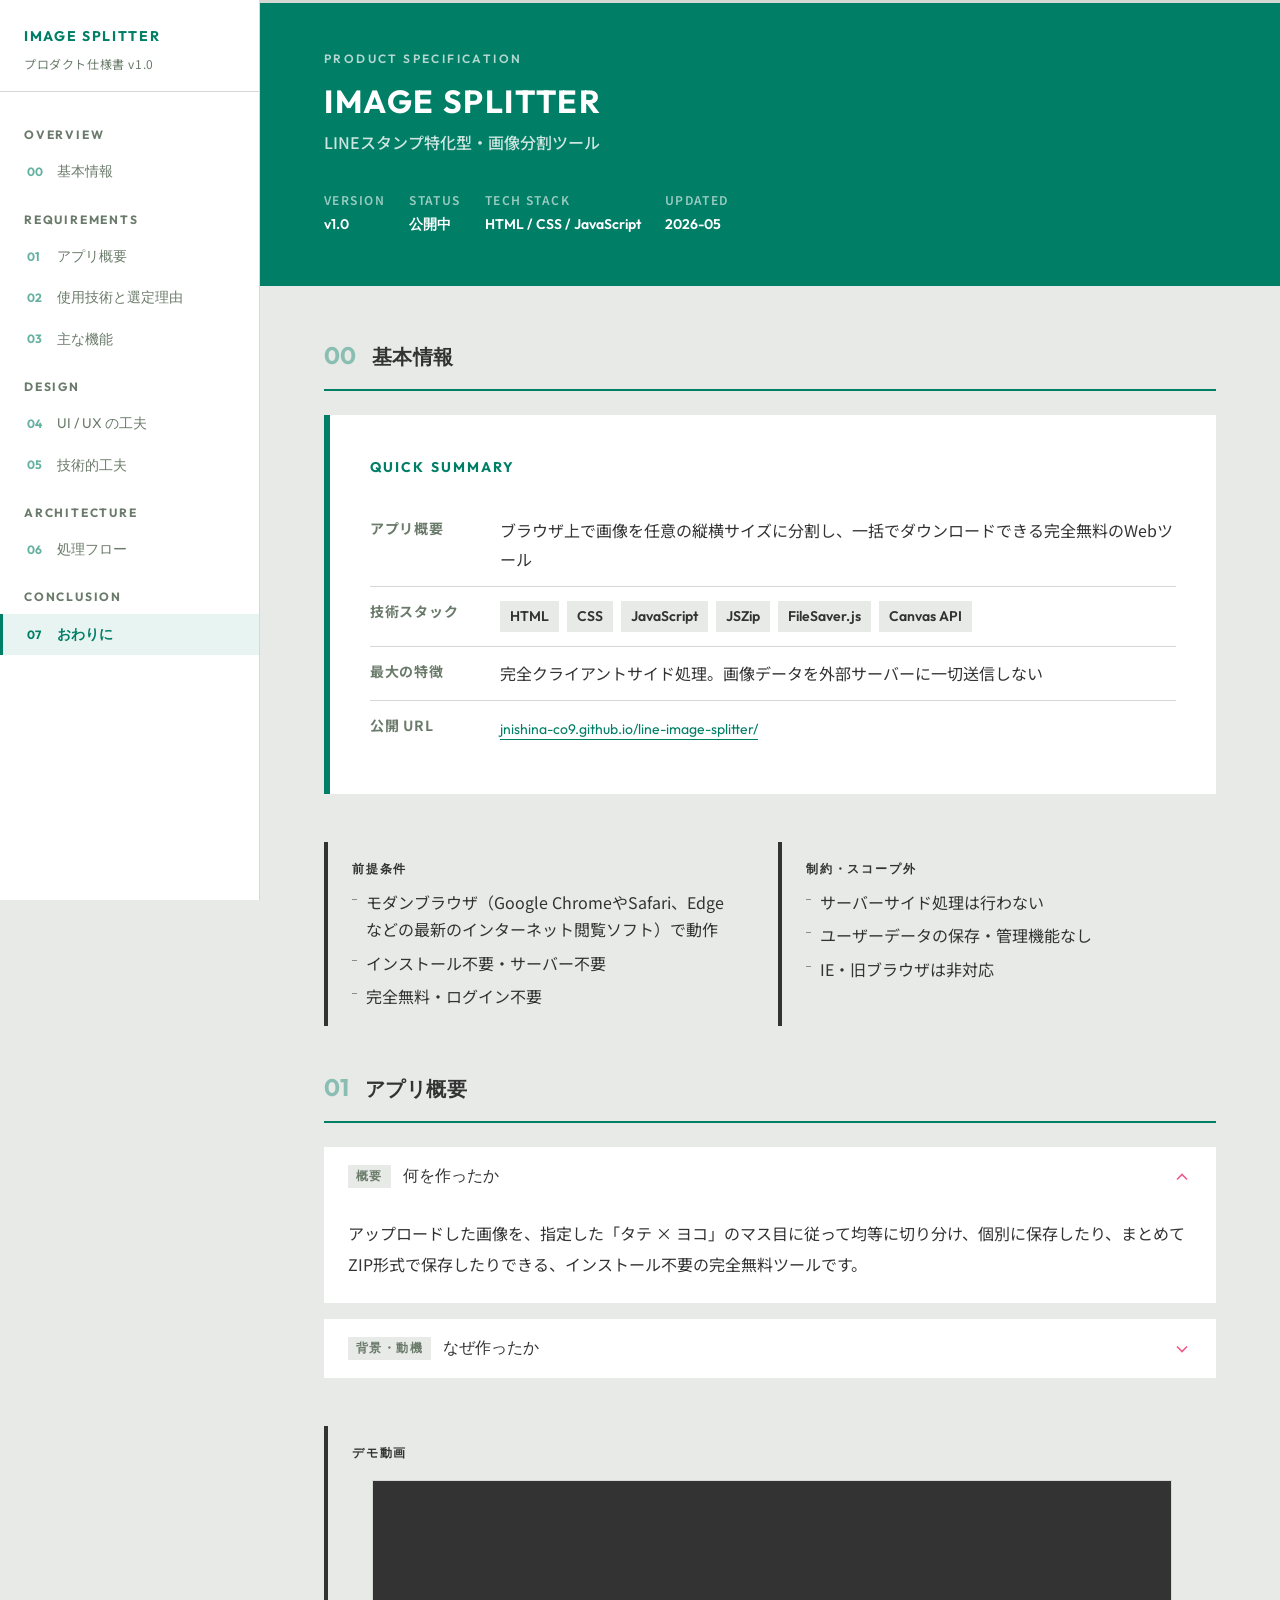
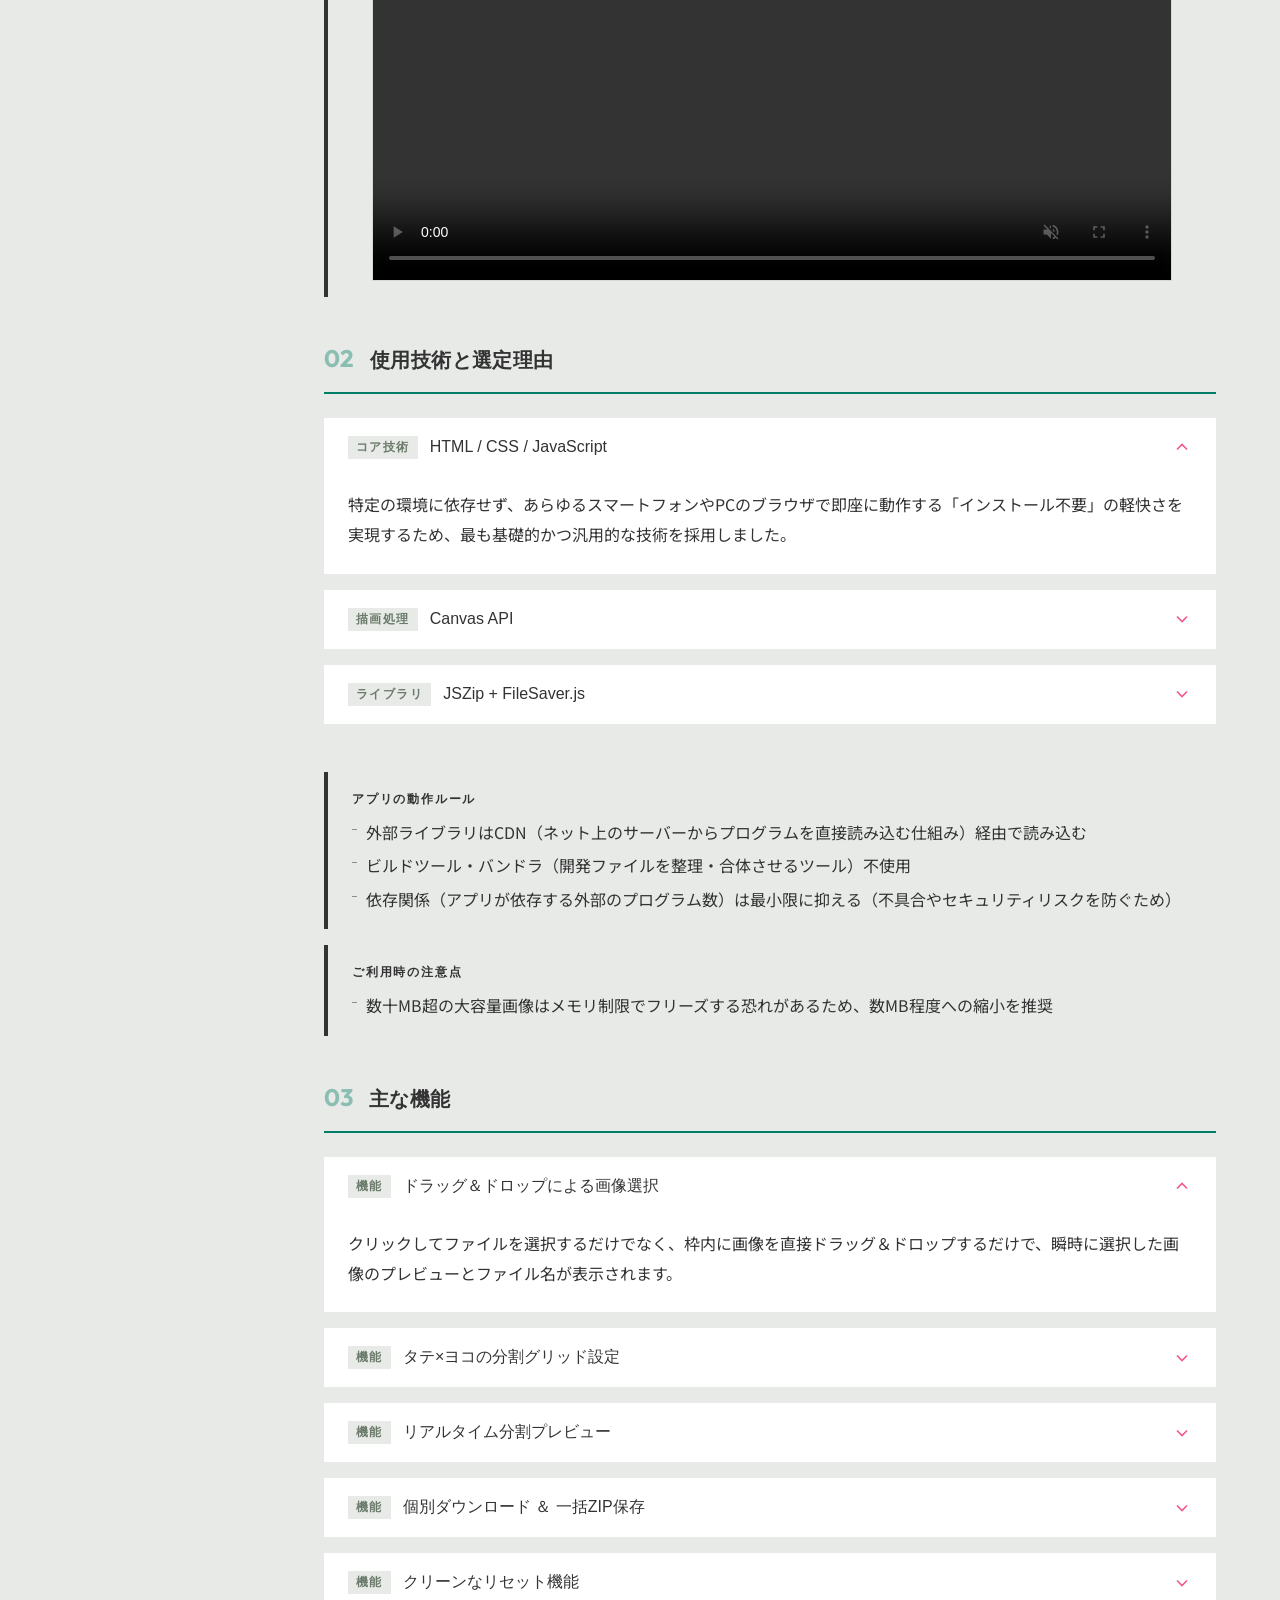
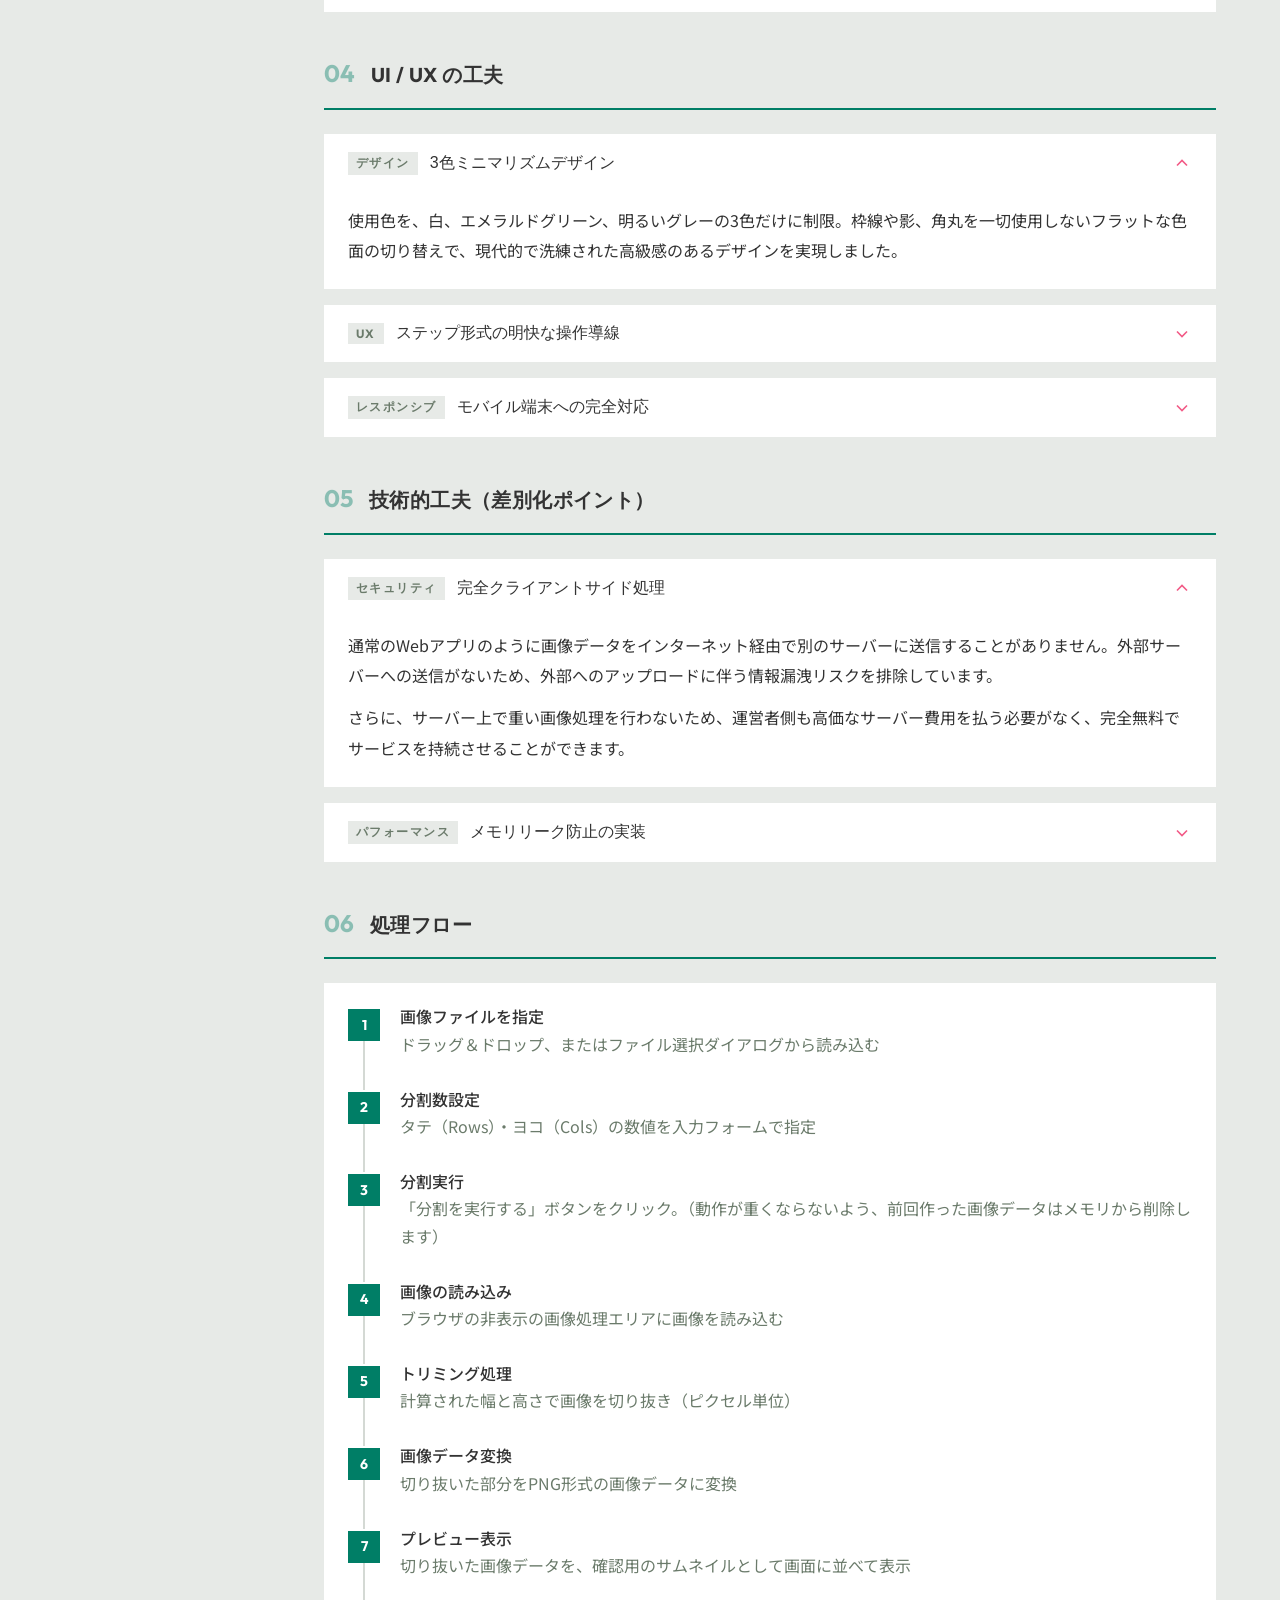
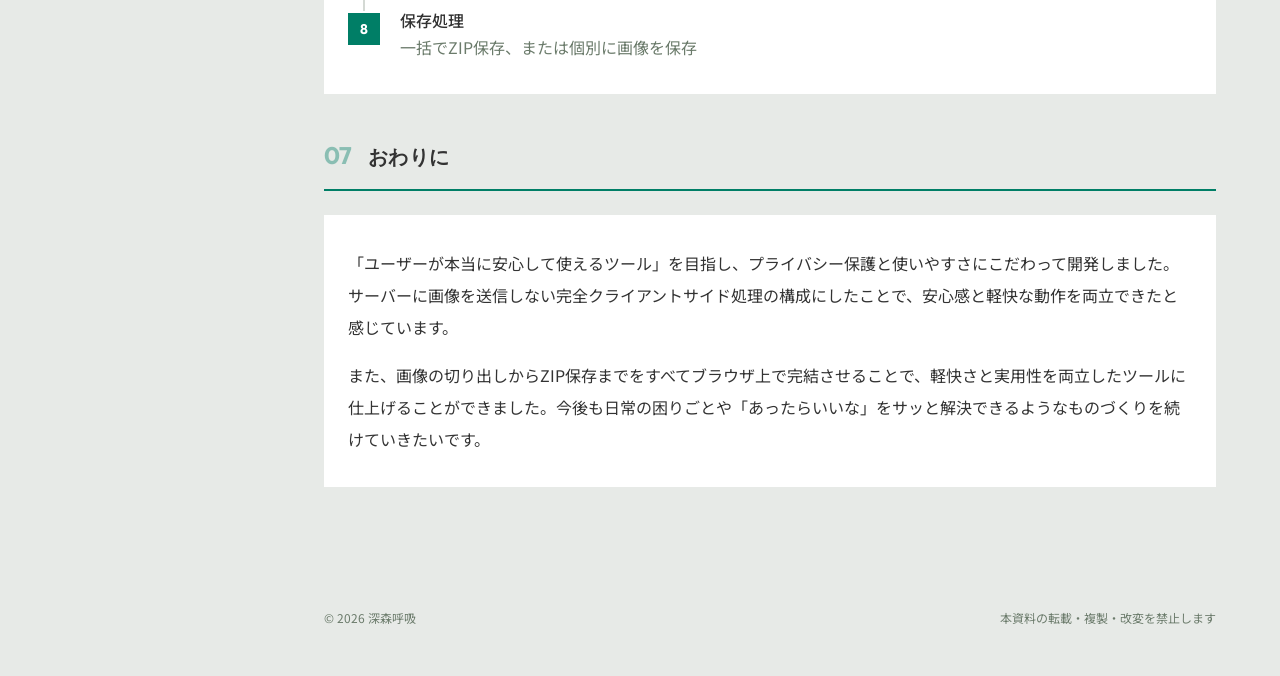
<file: spec.html>
<!DOCTYPE html>
<html lang="ja">
<head>
<meta charset="UTF-8">
<meta name="viewport" content="width=device-width, initial-scale=1.0">
<title>仕様書 | IMAGE SPLITTER</title>
<link rel="preconnect" href="https://fonts.googleapis.com">
<link rel="preconnect" href="https://fonts.gstatic.com" crossorigin>
<link href="https://fonts.googleapis.com/css2?family=Noto+Sans+JP:wght@400;500;700&family=Outfit:wght@400;600;700&display=swap" rel="stylesheet">
<style>
  /* =============================================
     RESET & BASE
  ============================================= */
  *, *::before, *::after { box-sizing: border-box; margin: 0; padding: 0; }

  :root {
    /* 4色パレット（Junko指定） */
    --color-main:    #007E66;   /* メインカラー（ダークグリーン） */
    --color-base:    #FFFFFF;   /* ベースカラー（白） */
    --color-sub:     #E7EAE7;   /* サブカラー（ライトグレーグリーン） */
    --color-accent:  #F25A86;   /* アクセントカラー（ピンク） */
    --color-text:    #333333;   /* テキストカラー */
    /* 派生色（4色から計算） */
    --color-text-sub:      #6B7B6B;   /* --color-sub を暗くした補助テキスト */
    --color-border:        #D4D9D4;   /* --color-sub を少し濃くしたボーダー */
    --color-main-light:    #E8F4F1;   /* --color-main の極薄（前提ブロック背景） */
    --color-accent-light:  #FDEEF4;   /* --color-accent の極薄（将来ブロック背景） */
    --font-base:     'Noto Sans JP', 'Segoe UI', 'Hiragino Kaku Gothic ProN', 'Hiragino Sans', 'Yu Gothic', 'Meiryo', sans-serif;
    --font-accent:   'Outfit', 'Segoe UI', -apple-system, sans-serif;
    --sidebar-width: 260px;
  }

  html { scroll-behavior: smooth; }

  body {
    font-family: var(--font-base);
    font-size: 16px;
    line-height: 1.8;
    color: var(--color-text);
    background: var(--color-sub);
    min-height: 100vh;
  }

  /* =============================================
     LAYOUT SHELL
  ============================================= */
  .layout {
    display: flex;
    min-height: 100vh;
  }

  /* =============================================
     SIDEBAR
  ============================================= */
  .sidebar {
    position: fixed;
    top: 0;
    left: 0;
    width: var(--sidebar-width);
    height: 100vh;
    background: var(--color-base);
    display: flex;
    flex-direction: column;
    overflow: hidden;
    z-index: 100;
    border-right: 1px solid var(--color-border);
  }

  .sidebar__brand {
    padding: 24px 24px 16px;
    border-bottom: 1px solid var(--color-border);
    flex-shrink: 0;
  }

  .sidebar__app-name {
    font-family: var(--font-accent);
    font-size: 14px;
    font-weight: 700;
    letter-spacing: 0.12em;
    color: var(--color-main);
    text-transform: uppercase;
    text-decoration: none;
    display: block;
  }

  .sidebar__doc-type {
    font-size: 12px;
    color: var(--color-text-sub);
    letter-spacing: 0.05em;
    margin-top: 4px;
  }

  .sidebar__nav {
    flex: 1;
    overflow-y: auto;
    padding: 16px 0 24px;
  }

  .sidebar__nav::-webkit-scrollbar { width: 4px; }
  .sidebar__nav::-webkit-scrollbar-track { background: transparent; }
  .sidebar__nav::-webkit-scrollbar-thumb { background: var(--color-border); }

  .nav__section-label {
    font-family: var(--font-accent);
    font-size: 12px;
    font-weight: 700;
    letter-spacing: 0.15em;
    color: var(--color-text-sub);
    text-transform: uppercase;
    padding: 16px 24px 6px;
  }

  .nav__item {
    display: flex;
    align-items: center;
    gap: 10px;
    padding: 8px 24px;
    font-family: var(--font-accent);
    font-size: 14px;
    color: var(--color-text-sub);
    text-decoration: none;
    cursor: pointer;
    transition: background 0.15s, color 0.15s;
    border-left: 3px solid transparent;
  }

  .nav__item:hover {
    background: var(--color-sub);
    color: var(--color-text);
  }

  .nav__item.is-active {
    background: var(--color-main-light);
    color: var(--color-main);
    border-left-color: var(--color-main);
    font-weight: 700;
  }

  .nav__item-num {
    font-family: var(--font-accent);
    font-size: 12px;
    font-weight: 700;
    color: var(--color-main);
    opacity: 0.6;
    min-width: 20px;
  }

  .nav__item.is-active .nav__item-num { opacity: 1; }



  /* =============================================
     MAIN CONTENT
  ============================================= */
  .main {
    margin-left: var(--sidebar-width);
    flex: 1;
    min-width: 0;
  }

  /* =============================================
     PAGE HEADER
  ============================================= */
  .page-header {
    background: var(--color-main);
    padding: 48px 64px;
  }

  .page-header__eyebrow {
    font-family: var(--font-accent);
    font-size: 12px;
    font-weight: 600;
    letter-spacing: 0.2em;
    color: rgba(255,255,255,0.7);
    text-transform: uppercase;
    margin-bottom: 12px;
  }

  .page-header__title {
    font-family: var(--font-accent);
    font-size: 32px;
    font-weight: 700;
    color: var(--color-base);
    letter-spacing: 0.05em;
    line-height: 1.2;
  }

  .page-header__subtitle {
    font-size: 16px;
    color: rgba(255,255,255,0.8);
    margin-top: 8px;
    font-weight: 500;
  }

  .page-header__meta {
    display: flex;
    gap: 24px;
    margin-top: 32px;
    flex-wrap: wrap;
  }

  .meta-badge {
    display: flex;
    flex-direction: column;
    gap: 2px;
  }

  .meta-badge__label {
    font-size: 12px;
    letter-spacing: 0.12em;
    color: rgba(255,255,255,0.6);
    text-transform: uppercase;
    font-weight: 600;
  }

  .meta-badge__value {
    font-family: var(--font-accent);
    font-size: 14px;
    color: var(--color-base);
    font-weight: 600;
  }

  /* =============================================
     CONTENT AREA
  ============================================= */
  .content {
    padding: 48px 64px;
  }

  /* =============================================
     APP CARD (Section 0)
  ============================================= */
  .app-card {
    background: var(--color-base);
    padding: 40px;
    margin-bottom: 48px;
    border-left: 6px solid var(--color-main);
  }

  .app-card__title {
    font-family: var(--font-accent);
    font-size: 14px;
    font-weight: 700;
    letter-spacing: 0.15em;
    color: var(--color-main);
    text-transform: uppercase;
    margin-bottom: 24px;
  }

  .app-card__table {
    width: 100%;
    border-collapse: collapse;
  }

  .app-card__table tr {
    border-bottom: 1px solid var(--color-border);
  }

  .app-card__table tr:last-child { border-bottom: none; }

  .app-card__table th {
    font-size: 14px;
    font-weight: 700;
    color: var(--color-text-sub);
    letter-spacing: 0.05em;
    padding: 12px 16px 12px 0;
    text-align: left;
    white-space: nowrap;
    width: 130px;
    vertical-align: top;
  }

  .app-card__table td {
    font-size: 16px;
    color: var(--color-text);
    padding: 12px 0;
    vertical-align: top;
  }

  .tech-tag {
    display: inline-block;
    background: var(--color-sub);
    color: var(--color-text);
    font-size: 14px;
    padding: 3px 10px;
    font-family: var(--font-accent);
    font-weight: 600;
    margin: 2px 4px 2px 0;
  }

  .url-link {
    font-family: var(--font-accent);
    font-size: 14px;
    color: var(--color-main);
    text-decoration: none;
    border-bottom: 1px solid var(--color-main);
    padding-bottom: 1px;
  }

  /* =============================================
     SECTION
  ============================================= */
  .spec-section {
    margin-bottom: 40px;
    scroll-margin-top: 24px;
  }

  .section-header {
    display: flex;
    align-items: baseline;
    gap: 16px;
    margin-bottom: 24px;
    padding-bottom: 12px;
    border-bottom: 2px solid var(--color-main);
  }

  .section-num {
    font-family: var(--font-accent);
    font-size: 24px;
    font-weight: 700;
    color: var(--color-main);
    opacity: 0.4;
  }

  .section-title {
    font-family: var(--font-accent);
    font-size: 20px;
    font-weight: 700;
    color: var(--color-text);
    letter-spacing: 0.02em;
  }

  .section-body {
    display: flex;
    flex-direction: column;
    gap: 16px;
  }

  /* =============================================
     ACCORDION
  ============================================= */
  .accordion {
    background: var(--color-base);
    overflow: hidden;
  }

  .accordion__trigger {
    width: 100%;
    display: flex;
    align-items: center;
    justify-content: space-between;
    padding: 18px 24px;
    background: none;
    border: none;
    cursor: pointer;
    text-align: left;
    gap: 12px;
    transition: background 0.15s;
  }

  .accordion__trigger:hover { background: var(--color-main-light); }

  .accordion__trigger-left {
    display: flex;
    align-items: center;
    gap: 12px;
  }

  .accordion__tag {
    font-family: var(--font-accent);
    font-size: 12px;
    font-weight: 700;
    letter-spacing: 0.12em;
    text-transform: uppercase;
    padding: 3px 8px;
    white-space: nowrap;
    background: var(--color-sub);
    color: var(--color-text-sub);
  }

  .accordion__title {
    font-size: 16px;
    font-weight: 500;
    color: var(--color-text);
  }

  .accordion__icon {
    width: 20px;
    height: 20px;
    flex-shrink: 0;
    color: var(--color-accent);
    transition: transform 0.25s ease;
  }

  .accordion.is-open .accordion__icon { transform: rotate(180deg); }

  .accordion__body {
    display: none;
    padding: 12px 24px 24px;
    animation: fadeIn 0.2s ease;
  }

  .accordion.is-open .accordion__body { display: block; }

  @keyframes fadeIn {
    from { opacity: 0; transform: translateY(-4px); }
    to   { opacity: 1; transform: translateY(0); }
  }

  .accordion__body p {
    font-size: 16px;
    line-height: 1.9;
    color: var(--color-text);
    margin-bottom: 12px;
  }

  .accordion__body p:last-child { margin-bottom: 0; }

  /* =============================================
     SPEC BLOCKS (前提・制約・決定理由)
  ============================================= */
  .block-grid {
    display: grid;
    grid-template-columns: 1fr 1fr;
    gap: 16px;
  }

  .spec-block {
    padding: 16px 24px;
    background: transparent;
    border-left: 4px solid var(--color-text);
  }

  /* 先行要素（アコーディオン群、アプリカード等）の直後のブロックやグリッドには自動で上部余白を付与 */
  .accordion + .spec-block,
  .accordion + .block-grid,
  .app-card + .spec-block,
  .app-card + .block-grid {
    margin-top: 32px;
  }

  .spec-block__label {
    font-family: var(--font-accent);
    font-size: 12px;
    font-weight: 700;
    letter-spacing: 0.15em;
    text-transform: uppercase;
    margin-bottom: 10px;
    color: var(--color-text);
  }

  .spec-block ul {
    list-style: none;
    display: flex;
    flex-direction: column;
    gap: 6px;
  }

  .spec-block li {
    font-size: 16px;
    line-height: 1.7;
    color: var(--color-text);
    padding-left: 14px;
    position: relative;
  }

  .spec-block li::before {
    content: '';
    position: absolute;
    left: 0;
    top: 10px;
    width: 5px;
    height: 1px;
    background: currentColor;
    opacity: 0.5;
  }

  /* =============================================
     FLOW DIAGRAM
  ============================================= */
  .flow {
    display: flex;
    flex-direction: column;
    gap: 0;
    background: var(--color-base);
    padding: 24px 24px 32px;
  }

  .flow-step {
    display: flex;
    align-items: flex-start;
    gap: 20px;
  }

  .flow-step__left {
    display: flex;
    flex-direction: column;
    align-items: center;
    flex-shrink: 0;
    align-self: stretch;
  }

  .flow-step__num {
    width: 32px;
    height: 32px;
    background: var(--color-main);
    color: var(--color-base);
    font-family: var(--font-accent);
    font-size: 14px;
    font-weight: 700;
    display: flex;
    align-items: center;
    justify-content: center;
    flex-shrink: 0;
    margin-top: 2px;
  }

  .flow-step__line {
    width: 2px;
    flex: 1;
    min-height: 32px;
    background: var(--color-border);
    margin: 0 auto;
  }

  .flow-step:last-child .flow-step__line { display: none; }

  .flow-step__content {
    padding-top: 0;
    padding-bottom: 32px;
  }

  .flow-step:last-child .flow-step__content { padding-bottom: 0; }

  .flow-step__title {
    font-size: 16px;
    font-weight: 500;
    color: var(--color-text);
    margin-bottom: 4px;
    line-height: 1.2;
  }

  .flow-step__desc {
    font-size: 16px;
    color: var(--color-text-sub);
    line-height: 1.7;
  }



  .demo-video-wrapper {
    position: relative;
    width: 100%;
    max-width: 800px;
    margin: 16px auto 0 auto;
  }

  .demo-video-wrapper video {
    width: 100%;
    height: auto;
    display: block;
    border: 1px solid var(--color-border);
  }

  /* =============================================
     PAGE FOOTER
  ============================================= */
  .page-footer {
    padding: 32px 64px 48px;
    display: flex;
    justify-content: space-between;
    align-items: center;
    font-size: 12px;
    color: var(--color-text-sub);
  }

  /* =============================================
     PROGRESS BAR
  ============================================= */
  .reading-progress {
    position: fixed;
    top: 0;
    left: var(--sidebar-width);
    right: 0;
    height: 3px;
    background: var(--color-border);
    z-index: 200;
  }

  .reading-progress__bar {
    height: 100%;
    background: var(--color-main);
    width: 0%;
    transition: width 0.1s linear;
  }

  /* =============================================
     RESPONSIVE — デスクトップファースト 4段階
     XL（大画面）    : 1440px 以上
     L（デスクトップ）: 1024–1439px ← ベース（何もなし）
     M（タブレット）  : 768–1023px
     S（スマホ）      : 767px 以下
  ============================================= */

  /* XL: 大画面（1440px 以上） */
  @media (min-width: 1440px) {
    :root { --sidebar-width: 280px; }
    .content { padding: 56px 80px; }
    .page-header { padding: 56px 80px; }
    .page-footer { padding: 24px 80px; }
  }

  /* M: タブレット（768–1023px） */
  @media (max-width: 1023px) {
    :root { --sidebar-width: 220px; }
    .content { padding: 32px 40px; }
    .page-header { padding: 40px; }
    .page-footer { padding: 20px 40px; }
    .block-grid { grid-template-columns: 1fr; }
  }

  /* S: スマホ（767px 以下） */
  @media (max-width: 767px) {
    /* サイドバー：画面外に格納 */
    .sidebar {
      transform: translateX(-100%);
      transition: transform 0.3s ease;
    }
    .sidebar.is-open { transform: translateX(0); }

    .main { margin-left: 0; }
    .page-footer {
      padding: 16px 20px 24px;
      flex-direction: column;
      gap: 4px;
      text-align: center;
      font-size: 11px;
    }
    .reading-progress { left: 0; }
    .page-header { padding: 56px 20px 32px; }  /* 上部にメニューボタン分の余白 */
    .page-header__title { font-size: 24px; }
    .section-title { font-size: 16px; }
    .section-num { font-size: 18px; }
    .accordion__title, .flow-step__title { font-size: 14px; }
    .accordion__body p, .spec-block li, .flow-step__desc, .app-card__table td, #sec-7 .section-body p { font-size: 14px; }
    .nav__item, .app-card__table th, .meta-badge__value, .tech-tag, .url-link, .flow-step__num { font-size: 13px; }
    .sidebar__doc-type, .nav__section-label, .nav__item-num, .meta-badge__label, .accordion__tag, .spec-block__label { font-size: 11px; }
    .content { padding: 24px 20px; }
    .block-grid { grid-template-columns: 1fr; }

    /* メニューボタン（右上固定） */
    .menu-toggle {
      display: flex;
      position: fixed;
      top: 16px;
      right: 16px;
      width: 44px;
      height: 44px;
      background: var(--color-main);
      color: #fff;
      align-items: center;
      justify-content: center;
      cursor: pointer;
      z-index: 300;
      border: none;
      border-radius: 0;
    }

    /* トップへ戻るボタン（右下固定） */
    .scroll-top-btn {
      display: flex;
    }

    /* オーバーレイ */
    .overlay {
      display: none;
      position: fixed;
      inset: 0;
      background: rgba(0,0,0,0.4);
      z-index: 99;
    }
    .overlay.is-active { display: block; }
  }

  /* =============================================
     SCROLL TO TOP BUTTON
  ============================================= */
  .scroll-top-btn {
    display: none;  /* デスクトップ・タブレットは非表示 */
    position: fixed;
    bottom: 24px;
    right: 16px;
    width: 44px;
    height: 44px;
    background: var(--color-text);
    color: #fff;
    align-items: center;
    justify-content: center;
    cursor: pointer;
    z-index: 200;
    border: none;
    opacity: 0;
    transition: opacity 0.3s ease;
  }

  .scroll-top-btn.is-visible { opacity: 1; }

  /* =============================================
     PRINT
  ============================================= */
  @media print {
    .sidebar, .reading-progress, .menu-toggle, .scroll-top-btn { display: none !important; }
    .main { margin-left: 0; }
    .accordion__body { display: block !important; }
    .accordion__icon { display: none; }
    .page-header { background: none; padding: 0 0 24px; border-bottom: 2px solid #000; }
    .page-header__title, .page-header__subtitle { color: #000; }
    .page-header__eyebrow, .meta-badge__label { color: #666; }
    .meta-badge__value { color: #000; }
  }
</style>
</head>
<body>

<!-- 読書進捗バー -->
<div class="reading-progress" role="progressbar" aria-label="読書進捗">
  <div class="reading-progress__bar" id="progressBar"></div>
</div>

<!-- モバイルオーバーレイ -->
<div class="overlay" id="overlay"></div>

<!-- メニューボタン（SP時・右上固定） -->
<button class="menu-toggle" id="menuToggle" aria-label="目次を開く" style="display:none;">
  <svg width="18" height="18" viewBox="0 0 24 24" fill="none" stroke="currentColor" stroke-width="2.5"><line x1="3" y1="6" x2="21" y2="6"/><line x1="3" y1="12" x2="21" y2="12"/><line x1="3" y1="18" x2="21" y2="18"/></svg>
</button>

<!-- トップへ戻るボタン（SP時・右下固定） -->
<button class="scroll-top-btn" id="scrollTopBtn" aria-label="ページ先頭に戻る">
  <svg width="18" height="18" viewBox="0 0 24 24" fill="none" stroke="currentColor" stroke-width="2.5"><polyline points="18 15 12 9 6 15"/></svg>
</button>

<div class="layout">

  <!-- ======= SIDEBAR ======= -->
  <aside class="sidebar" id="sidebar" role="navigation" aria-label="目次">
    <div class="sidebar__brand">
      <a href="#" class="sidebar__app-name">IMAGE SPLITTER</a>
      <div class="sidebar__doc-type">プロダクト仕様書 v1.0</div>
    </div>

    <nav class="sidebar__nav">
      <div class="nav__section-label">Overview</div>
      <a class="nav__item" href="#sec-0" id="nav-0">
        <span class="nav__item-num">00</span>基本情報
      </a>

      <div class="nav__section-label">Requirements</div>
      <a class="nav__item" href="#sec-1" id="nav-1">
        <span class="nav__item-num">01</span>アプリ概要
      </a>
      <a class="nav__item" href="#sec-2" id="nav-2">
        <span class="nav__item-num">02</span>使用技術と選定理由
      </a>
      <a class="nav__item" href="#sec-3" id="nav-3">
        <span class="nav__item-num">03</span>主な機能
      </a>

      <div class="nav__section-label">Design</div>
      <a class="nav__item" href="#sec-4" id="nav-4">
        <span class="nav__item-num">04</span>UI / UX の工夫
      </a>
      <a class="nav__item" href="#sec-5" id="nav-5">
        <span class="nav__item-num">05</span>技術的工夫
      </a>

      <div class="nav__section-label">Architecture</div>
      <a class="nav__item" href="#sec-6" id="nav-6">
        <span class="nav__item-num">06</span>処理フロー
      </a>

      <div class="nav__section-label">Conclusion</div>
      <a class="nav__item" href="#sec-7" id="nav-7">
        <span class="nav__item-num">07</span>おわりに
      </a>
    </nav>


  </aside>

  <!-- ======= MAIN ======= -->
  <div class="main">

    <!-- PAGE HEADER -->
    <header class="page-header">
      <div class="page-header__eyebrow">PRODUCT SPECIFICATION</div>
      <h1 class="page-header__title">IMAGE SPLITTER</h1>
      <div class="page-header__subtitle">LINEスタンプ特化型・画像分割ツール</div>
      <div class="page-header__meta">
        <div class="meta-badge">
          <span class="meta-badge__label">Version</span>
          <span class="meta-badge__value">v1.0</span>
        </div>
        <div class="meta-badge">
          <span class="meta-badge__label">Status</span>
          <span class="meta-badge__value">公開中</span>
        </div>
        <div class="meta-badge">
          <span class="meta-badge__label">Tech Stack</span>
          <span class="meta-badge__value">HTML / CSS / JavaScript</span>
        </div>
        <div class="meta-badge">
          <span class="meta-badge__label">Updated</span>
          <span class="meta-badge__value">2026-05</span>
        </div>
      </div>
    </header>

    <!-- CONTENT -->
    <main class="content">

      <!-- ================================
           SECTION 0: アプリカード
      ================================ -->
      <section class="spec-section" id="sec-0" aria-labelledby="title-0">
        <div class="section-header">
          <span class="section-num">00</span>
          <h2 class="section-title" id="title-0">基本情報</h2>
        </div>

        <div class="app-card">
          <div class="app-card__title">Quick Summary</div>
          <table class="app-card__table">
            <tbody>
              <tr>
                <th>アプリ概要</th>
                <td>ブラウザ上で画像を任意の縦横サイズに分割し、一括でダウンロードできる完全無料のWebツール</td>
              </tr>
              <tr>
                <th>技術スタック</th>
                <td>
                  <span class="tech-tag">HTML</span>
                  <span class="tech-tag">CSS</span>
                  <span class="tech-tag">JavaScript</span>
                  <span class="tech-tag">JSZip</span>
                  <span class="tech-tag">FileSaver.js</span>
                  <span class="tech-tag">Canvas API</span>
                </td>
              </tr>
              <tr>
                <th>最大の特徴</th>
                <td>完全クライアントサイド処理。画像データを外部サーバーに一切送信しない</td>
              </tr>
              <tr>
                <th>公開 URL</th>
                <td>
                  <a class="url-link" href="https://jnishina-co9.github.io/line-image-splitter/" target="_blank" rel="noopener">
                    jnishina-co9.github.io/line-image-splitter/
                  </a>
                </td>
              </tr>
            </tbody>
          </table>
        </div>

        <!-- 前提・制約ブロック -->
        <div class="block-grid">
          <div class="spec-block spec-block--premise">
            <div class="spec-block__label">前提条件</div>
            <ul>
              <li>モダンブラウザ（Google ChromeやSafari、Edgeなどの最新のインターネット閲覧ソフト）で動作</li>
              <li>インストール不要・サーバー不要</li>
              <li>完全無料・ログイン不要</li>
            </ul>
          </div>
          <div class="spec-block spec-block--constraint">
            <div class="spec-block__label">制約・スコープ外</div>
            <ul>
              <li>サーバーサイド処理は行わない</li>
              <li>ユーザーデータの保存・管理機能なし</li>
              <li>IE・旧ブラウザは非対応</li>
            </ul>
          </div>
        </div>
      </section>

      <!-- ================================
           SECTION 1: アプリ概要
      ================================ -->
      <section class="spec-section" id="sec-1" aria-labelledby="title-1">
        <div class="section-header">
          <span class="section-num">01</span>
          <h2 class="section-title" id="title-1">アプリ概要</h2>
        </div>
        <div class="section-body">

          <div class="accordion is-open" id="acc-1-1">
            <button class="accordion__trigger" aria-expanded="true" aria-controls="body-1-1">
              <div class="accordion__trigger-left">
                <span class="accordion__tag accordion__tag--feature">概要</span>
                <span class="accordion__title">何を作ったか</span>
              </div>
              <svg class="accordion__icon" viewBox="0 0 24 24" fill="none" stroke="currentColor" stroke-width="2"><polyline points="6 9 12 15 18 9"/></svg>
            </button>
            <div class="accordion__body" id="body-1-1">
              <p>アップロードした画像を、指定した「タテ × ヨコ」のマス目に従って均等に切り分け、個別に保存したり、まとめてZIP形式で保存したりできる、インストール不要の完全無料ツールです。</p>
            </div>
          </div>

          <div class="accordion" id="acc-1-2">
            <button class="accordion__trigger" aria-expanded="false" aria-controls="body-1-2">
              <div class="accordion__trigger-left">
                <span class="accordion__tag accordion__tag--rationale">背景・動機</span>
                <span class="accordion__title">なぜ作ったか</span>
              </div>
              <svg class="accordion__icon" viewBox="0 0 24 24" fill="none" stroke="currentColor" stroke-width="2"><polyline points="6 9 12 15 18 9"/></svg>
            </button>
            <div class="accordion__body" id="body-1-2">
              <p><strong>背景：</strong>Instagramのグリッド投稿やゲーム開発で使うスプライト画像を作成するために、画像をきれいに分割したいというニーズが存在します。</p>
              <p><strong>課題：</strong>既存のオンライン画像分割サービスには、外部サーバーへの画像アップロードによるプライバシー漏洩リスクや無料版での画質劣化、有料プランが必要などの課題があります。</p>
              <p><strong>解決策：</strong>外部サーバーへ画像を一切送信せず、ユーザーのブラウザ上だけで処理を完結させることで、「完全なプライバシー保護」「高画質な切り出し」「完全無料」を同時に実現しました。</p>
            </div>
          </div>

          <div class="spec-block">
            <div class="spec-block__label">デモ動画</div>
            <div class="demo-video-wrapper">
              <video src="demo.mp4" preload="metadata" autoplay loop muted playsinline controls>
                お使いのブラウザは動画の再生に対応していません。
              </video>
            </div>
          </div>


        </div>
      </section>

      <!-- ================================
           SECTION 2: 使用技術と選定理由
      ================================ -->
      <section class="spec-section" id="sec-2" aria-labelledby="title-2">
        <div class="section-header">
          <span class="section-num">02</span>
          <h2 class="section-title" id="title-2">使用技術と選定理由</h2>
        </div>
        <div class="section-body">

          <div class="accordion is-open" id="acc-2-1">
            <button class="accordion__trigger" aria-expanded="true" aria-controls="body-2-1">
              <div class="accordion__trigger-left">
                <span class="accordion__tag accordion__tag--tech">コア技術</span>
                <span class="accordion__title">HTML / CSS / JavaScript</span>
              </div>
              <svg class="accordion__icon" viewBox="0 0 24 24" fill="none" stroke="currentColor" stroke-width="2"><polyline points="6 9 12 15 18 9"/></svg>
            </button>
            <div class="accordion__body" id="body-2-1">
              <p>特定の環境に依存せず、あらゆるスマートフォンやPCのブラウザで即座に動作する「インストール不要」の軽快さを実現するため、最も基礎的かつ汎用的な技術を採用しました。</p>
            </div>
          </div>

          <div class="accordion" id="acc-2-2">
            <button class="accordion__trigger" aria-expanded="false" aria-controls="body-2-2">
              <div class="accordion__trigger-left">
                <span class="accordion__tag accordion__tag--tech">描画処理</span>
                <span class="accordion__title">Canvas API</span>
              </div>
              <svg class="accordion__icon" viewBox="0 0 24 24" fill="none" stroke="currentColor" stroke-width="2"><polyline points="6 9 12 15 18 9"/></svg>
            </button>
            <div class="accordion__body" id="body-2-2">
              <p>サーバーを介さず、ユーザーのデバイス上で直接画像を読み込み、正確なピクセル単位での分割と画像書き出しを高速に行うため、ブラウザに標準搭載されている描画機能であるCanvas APIを使用しました。</p>
            </div>
          </div>

          <div class="accordion" id="acc-2-3">
            <button class="accordion__trigger" aria-expanded="false" aria-controls="body-2-3">
              <div class="accordion__trigger-left">
                <span class="accordion__tag accordion__tag--tech">ライブラリ</span>
                <span class="accordion__title">JSZip + FileSaver.js</span>
              </div>
              <svg class="accordion__icon" viewBox="0 0 24 24" fill="none" stroke="currentColor" stroke-width="2"><polyline points="6 9 12 15 18 9"/></svg>
            </button>
            <div class="accordion__body" id="body-2-3">
              <p><strong>JSZip：</strong>分割された何十枚もの画像をユーザーが手動で一枚ずつ保存する手間を解消するため、ブラウザ上で一瞬にしてファイルを圧縮できるJSZipを採用し、一括保存機能を実現しました。</p>
              <p><strong>FileSaver.js：</strong>ブラウザ側で生成した画像データやZIPデータを、ユーザーのダウンロードフォルダへ安全かつ確実に保存する処理を、短いコードで安定して実装するために採用しました。</p>
            </div>
          </div>

          <div class="spec-block spec-block--premise">
            <div class="spec-block__label">アプリの動作ルール</div>
            <ul>
              <li>外部ライブラリはCDN（ネット上のサーバーからプログラムを直接読み込む仕組み）経由で読み込む</li>
              <li>ビルドツール・バンドラ（開発ファイルを整理・合体させるツール）不使用</li>
              <li>依存関係（アプリが依存する外部のプログラム数）は最小限に抑える（不具合やセキュリティリスクを防ぐため）</li>
            </ul>
          </div>
          <div class="spec-block spec-block--constraint">
            <div class="spec-block__label">ご利用時の注意点</div>
            <ul>
              <li>数十MB超の大容量画像はメモリ制限でフリーズする恐れがあるため、数MB程度への縮小を推奨</li>
            </ul>
          </div>
        </div>
      </section>

      <!-- ================================
           SECTION 3: 主な機能
      ================================ -->
      <section class="spec-section" id="sec-3" aria-labelledby="title-3">
        <div class="section-header">
          <span class="section-num">03</span>
          <h2 class="section-title" id="title-3">主な機能</h2>
        </div>
        <div class="section-body">

          <div class="accordion is-open" id="acc-3-1">
            <button class="accordion__trigger" aria-expanded="true" aria-controls="body-3-1">
              <div class="accordion__trigger-left">
                <span class="accordion__tag accordion__tag--feature">機能</span>
                <span class="accordion__title">ドラッグ＆ドロップによる画像選択</span>
              </div>
              <svg class="accordion__icon" viewBox="0 0 24 24" fill="none" stroke="currentColor" stroke-width="2"><polyline points="6 9 12 15 18 9"/></svg>
            </button>
            <div class="accordion__body" id="body-3-1">
              <p>クリックしてファイルを選択するだけでなく、枠内に画像を直接ドラッグ＆ドロップするだけで、瞬時に選択した画像のプレビューとファイル名が表示されます。</p>
            </div>
          </div>

          <div class="accordion" id="acc-3-2">
            <button class="accordion__trigger" aria-expanded="false" aria-controls="body-3-2">
              <div class="accordion__trigger-left">
                <span class="accordion__tag accordion__tag--feature">機能</span>
                <span class="accordion__title">タテ×ヨコの分割グリッド設定</span>
              </div>
              <svg class="accordion__icon" viewBox="0 0 24 24" fill="none" stroke="currentColor" stroke-width="2"><polyline points="6 9 12 15 18 9"/></svg>
            </button>
            <div class="accordion__body" id="body-3-2">
              <p>分割数を「タテ（Rows）」「ヨコ（Cols）」の数値入力フォームで指定します（初期値はタテ「2」・ヨコ「4」）。用途に合わせて1〜50の範囲で自由に分割数を設定できます。</p>
            </div>
          </div>

          <div class="accordion" id="acc-3-3">
            <button class="accordion__trigger" aria-expanded="false" aria-controls="body-3-3">
              <div class="accordion__trigger-left">
                <span class="accordion__tag accordion__tag--feature">機能</span>
                <span class="accordion__title">リアルタイム分割プレビュー</span>
              </div>
              <svg class="accordion__icon" viewBox="0 0 24 24" fill="none" stroke="currentColor" stroke-width="2"><polyline points="6 9 12 15 18 9"/></svg>
            </button>
            <div class="accordion__body" id="body-3-3">
              <p>「分割を実行する」ボタンを押すと、即座に画面下部へ切り分けられた画像の一覧がカード状に並んで表示されます。切り出し後の見た目をその場で確認できます。</p>
            </div>
          </div>

          <div class="accordion" id="acc-3-4">
            <button class="accordion__trigger" aria-expanded="false" aria-controls="body-3-4">
              <div class="accordion__trigger-left">
                <span class="accordion__tag accordion__tag--feature">機能</span>
                <span class="accordion__title">個別ダウンロード ＆ 一括ZIP保存</span>
              </div>
              <svg class="accordion__icon" viewBox="0 0 24 24" fill="none" stroke="currentColor" stroke-width="2"><polyline points="6 9 12 15 18 9"/></svg>
            </button>
            <div class="accordion__body" id="body-3-4">
              <p>分割された画像カードにはそれぞれ個別のダウンロードボタンが付いており、必要な画像だけを単体で保存できます。また、すべての画像をワンクリックで1つのZIPファイルにまとめて保存する機能も備えています。</p>
            </div>
          </div>

          <div class="accordion" id="acc-3-5">
            <button class="accordion__trigger" aria-expanded="false" aria-controls="body-3-5">
              <div class="accordion__trigger-left">
                <span class="accordion__tag accordion__tag--feature">機能</span>
                <span class="accordion__title">クリーンなリセット機能</span>
              </div>
              <svg class="accordion__icon" viewBox="0 0 24 24" fill="none" stroke="currentColor" stroke-width="2"><polyline points="6 9 12 15 18 9"/></svg>
            </button>
            <div class="accordion__body" id="body-3-5">
              <p>「リセット」ボタンを押すと、すべてのデータが初期化されるとともに、画面がスムーズに最上部へスクロールし、すぐに次の作業に取り掛かれます。</p>
            </div>
          </div>

        </div>
      </section>

      <!-- ================================
           SECTION 4: UI/UXの工夫
      ================================ -->
      <section class="spec-section" id="sec-4" aria-labelledby="title-4">
        <div class="section-header">
          <span class="section-num">04</span>
          <h2 class="section-title" id="title-4">UI / UX の工夫</h2>
        </div>
        <div class="section-body">

          <div class="accordion is-open" id="acc-4-1">
            <button class="accordion__trigger" aria-expanded="true" aria-controls="body-4-1">
              <div class="accordion__trigger-left">
                <span class="accordion__tag accordion__tag--design">デザイン</span>
                <span class="accordion__title">3色ミニマリズムデザイン</span>
              </div>
              <svg class="accordion__icon" viewBox="0 0 24 24" fill="none" stroke="currentColor" stroke-width="2"><polyline points="6 9 12 15 18 9"/></svg>
            </button>
            <div class="accordion__body" id="body-4-1">
              <p>使用色を、白、エメラルドグリーン、明るいグレーの3色だけに制限。枠線や影、角丸を一切使用しないフラットな色面の切り替えで、現代的で洗練された高級感のあるデザインを実現しました。</p>
            </div>
          </div>

          <div class="accordion" id="acc-4-2">
            <button class="accordion__trigger" aria-expanded="false" aria-controls="body-4-2">
              <div class="accordion__trigger-left">
                <span class="accordion__tag accordion__tag--design">UX</span>
                <span class="accordion__title">ステップ形式の明快な操作導線</span>
              </div>
              <svg class="accordion__icon" viewBox="0 0 24 24" fill="none" stroke="currentColor" stroke-width="2"><polyline points="6 9 12 15 18 9"/></svg>
            </button>
            <div class="accordion__body" id="body-4-2">
              <p>「1. 画像を選択」「2. 分割数（タテ×ヨコ）」と見出しに番号を振り、ユーザーが上から順番に操作していくだけで迷わず目的を達成できるよう設計しています。</p>
            </div>
          </div>

          <div class="accordion" id="acc-4-3">
            <button class="accordion__trigger" aria-expanded="false" aria-controls="body-4-3">
              <div class="accordion__trigger-left">
                <span class="accordion__tag accordion__tag--design">レスポンシブ</span>
                <span class="accordion__title">モバイル端末への完全対応</span>
              </div>
              <svg class="accordion__icon" viewBox="0 0 24 24" fill="none" stroke="currentColor" stroke-width="2"><polyline points="6 9 12 15 18 9"/></svg>
            </button>
            <div class="accordion__body" id="body-4-3">
              <p>スマホやタブレットなどの小さな画面では、横並びだった入力欄やボタンが縦1列に自動で並び変わります。分割結果のサムネイル領域は一覧性を保つため2列で表示されるよう最適化しています。</p>
            </div>
          </div>


        </div>
      </section>

      <!-- ================================
           SECTION 5: 技術的工夫
      ================================ -->
      <section class="spec-section" id="sec-5" aria-labelledby="title-5">
        <div class="section-header">
          <span class="section-num">05</span>
          <h2 class="section-title" id="title-5">技術的工夫（差別化ポイント）</h2>
        </div>
        <div class="section-body">

          <div class="accordion is-open" id="acc-5-1">
            <button class="accordion__trigger" aria-expanded="true" aria-controls="body-5-1">
              <div class="accordion__trigger-left">
                <span class="accordion__tag accordion__tag--tech">セキュリティ</span>
                <span class="accordion__title">完全クライアントサイド処理</span>
              </div>
              <svg class="accordion__icon" viewBox="0 0 24 24" fill="none" stroke="currentColor" stroke-width="2"><polyline points="6 9 12 15 18 9"/></svg>
            </button>
            <div class="accordion__body" id="body-5-1">
              <p>通常のWebアプリのように画像データをインターネット経由で別のサーバーに送信することがありません。外部サーバーへの送信がないため、外部へのアップロードに伴う情報漏洩リスクを排除しています。</p>
              <p>さらに、サーバー上で重い画像処理を行わないため、運営者側も高価なサーバー費用を払う必要がなく、完全無料でサービスを持続させることができます。</p>
            </div>
          </div>

          <div class="accordion" id="acc-5-2">
            <button class="accordion__trigger" aria-expanded="false" aria-controls="body-5-2">
              <div class="accordion__trigger-left">
                <span class="accordion__tag accordion__tag--tech">パフォーマンス</span>
                <span class="accordion__title">メモリリーク防止の実装</span>
              </div>
              <svg class="accordion__icon" viewBox="0 0 24 24" fill="none" stroke="currentColor" stroke-width="2"><polyline points="6 9 12 15 18 9"/></svg>
            </button>
            <div class="accordion__body" id="body-5-2">
              <p>ブラウザ上で画像を切り分ける際、メモリ上の画像データに一時的なURLを発行して画面に表示させています。</p>
              <p>この一時URLは放置するとブラウザのメモリを消費し続けるため、リセット時や次の分割実行時に不要になったものを削除し、快適なブラウザ環境を維持しています。</p>
            </div>
          </div>


        </div>
      </section>

      <!-- ================================
           SECTION 6: 処理フロー
      ================================ -->
      <section class="spec-section" id="sec-6" aria-labelledby="title-6">
        <div class="section-header">
          <span class="section-num">06</span>
          <h2 class="section-title" id="title-6">処理フロー</h2>
        </div>

        <div class="flow">
          <div class="flow-step">
            <div class="flow-step__left">
              <div class="flow-step__num">1</div>
              <div class="flow-step__line"></div>
            </div>
            <div class="flow-step__content">
              <div class="flow-step__title">画像ファイルを指定</div>
              <div class="flow-step__desc">ドラッグ＆ドロップ、またはファイル選択ダイアログから読み込む</div>
            </div>
          </div>
          <div class="flow-step">
            <div class="flow-step__left">
              <div class="flow-step__num">2</div>
              <div class="flow-step__line"></div>
            </div>
            <div class="flow-step__content">
              <div class="flow-step__title">分割数設定</div>
              <div class="flow-step__desc">タテ（Rows）・ヨコ（Cols）の数値を入力フォームで指定</div>
            </div>
          </div>
          <div class="flow-step">
            <div class="flow-step__left">
              <div class="flow-step__num">3</div>
              <div class="flow-step__line"></div>
            </div>
            <div class="flow-step__content">
              <div class="flow-step__title">分割実行</div>
              <div class="flow-step__desc">「分割を実行する」ボタンをクリック。（動作が重くならないよう、前回作った画像データはメモリから削除します）</div>
            </div>
          </div>
          <div class="flow-step">
            <div class="flow-step__left">
              <div class="flow-step__num">4</div>
              <div class="flow-step__line"></div>
            </div>
            <div class="flow-step__content">
              <div class="flow-step__title">画像の読み込み</div>
              <div class="flow-step__desc">ブラウザの非表示の画像処理エリアに画像を読み込む</div>
            </div>
          </div>
          <div class="flow-step">
            <div class="flow-step__left">
              <div class="flow-step__num">5</div>
              <div class="flow-step__line"></div>
            </div>
            <div class="flow-step__content">
              <div class="flow-step__title">トリミング処理</div>
              <div class="flow-step__desc">計算された幅と高さで画像を切り抜き（ピクセル単位）</div>
            </div>
          </div>
          <div class="flow-step">
            <div class="flow-step__left">
              <div class="flow-step__num">6</div>
              <div class="flow-step__line"></div>
            </div>
            <div class="flow-step__content">
              <div class="flow-step__title">画像データ変換</div>
              <div class="flow-step__desc">切り抜いた部分をPNG形式の画像データに変換</div>
            </div>
          </div>
          <div class="flow-step">
            <div class="flow-step__left">
              <div class="flow-step__num">7</div>
              <div class="flow-step__line"></div>
            </div>
            <div class="flow-step__content">
              <div class="flow-step__title">プレビュー表示</div>
              <div class="flow-step__desc">切り抜いた画像データを、確認用のサムネイルとして画面に並べて表示</div>
            </div>
          </div>
          <div class="flow-step">
            <div class="flow-step__left">
              <div class="flow-step__num">8</div>
              <div class="flow-step__line"></div>
            </div>
            <div class="flow-step__content">
              <div class="flow-step__title">保存処理</div>
              <div class="flow-step__desc">一括でZIP保存、または個別に画像を保存</div>
            </div>
          </div>
        </div>
      </section>

      <!-- ================================
           SECTION 7: おわりに
      ================================ -->
      <section class="spec-section" id="sec-7" aria-labelledby="title-7">
        <div class="section-header">
          <span class="section-num">07</span>
          <h2 class="section-title" id="title-7">おわりに</h2>
        </div>
        <div class="section-body">
          <div style="background: var(--color-base); padding: 32px 24px; line-height: 2.0;">
            <p style="margin-bottom: 16px;">「ユーザーが本当に安心して使えるツール」を目指し、プライバシー保護と使いやすさにこだわって開発しました。サーバーに画像を送信しない完全クライアントサイド処理の構成にしたことで、安心感と軽快な動作を両立できたと感じています。</p>
            <p>また、画像の切り出しからZIP保存までをすべてブラウザ上で完結させることで、軽快さと実用性を両立したツールに仕上げることができました。今後も日常の困りごとや「あったらいいな」をサッと解決できるようなものづくりを続けていきたいです。</p>
          </div>
        </div>
      </section>

    </main><!-- /content -->

    <!-- PAGE FOOTER -->
    <footer class="page-footer" role="contentinfo">
      <span>© 2026 深森呼吸</span>
      <span>本資料の転載・複製・改変を禁止します</span>
    </footer>

  </div><!-- /main -->
</div><!-- /layout -->

<script>
  // ======================================================
  // ACCORDION
  // ======================================================
  document.querySelectorAll('.accordion__trigger').forEach(btn => {
    btn.addEventListener('click', () => {
      const accordion = btn.closest('.accordion');
      const isOpen = accordion.classList.contains('is-open');

      accordion.classList.toggle('is-open', !isOpen);
      btn.setAttribute('aria-expanded', String(!isOpen));
    });
  });

  // ======================================================
  // READING PROGRESS BAR
  // ======================================================
  const progressBar = document.getElementById('progressBar');
  window.addEventListener('scroll', () => {
    const scrollTop = window.scrollY;
    const docHeight = document.documentElement.scrollHeight - window.innerHeight;
    const progress = docHeight > 0 ? (scrollTop / docHeight) * 100 : 0;
    progressBar.style.width = progress + '%';
  });

  // ======================================================
  // SIDEBAR ACTIVE HIGHLIGHT
  // ======================================================
  const sections = Array.from(document.querySelectorAll('.spec-section[id]'));
  const navItems = document.querySelectorAll('.nav__item[id]');

  function updateActiveSection() {
    let currentId = '';
    const scrollY = window.scrollY;
    const windowHeight = window.innerHeight;
    const docHeight = document.documentElement.scrollHeight;

    // ページ下端の場合は強制的に最後のセクションをアクティブ化
    if (scrollY + windowHeight >= docHeight - 5) {
      if (sections.length > 0) {
        currentId = sections[sections.length - 1].id.replace('sec-', '');
      }
    } else {
      // 画面上部から少し下の位置（オフセット）を基準に現在のセクションを判定
      const offset = 150;
      for (const section of sections) {
        if (section.offsetTop - offset <= scrollY) {
          currentId = section.id.replace('sec-', '');
        } else {
          break; // 以降のセクションはまだ到達していない
        }
      }
    }

    if (currentId) {
      navItems.forEach(item => item.classList.remove('is-active'));
      const active = document.getElementById('nav-' + currentId);
      if (active) active.classList.add('is-active');
    }
  }

  window.addEventListener('scroll', updateActiveSection);
  updateActiveSection();

  // ======================================================
  // MOBILE UI CONTROL
  // ======================================================
  const sidebar      = document.getElementById('sidebar');
  const overlay      = document.getElementById('overlay');
  const toggle       = document.getElementById('menuToggle');
  const scrollTopBtn = document.getElementById('scrollTopBtn');

  const isMobile = () => window.innerWidth <= 767;

  function updateMobileUI() {
    const mobile = isMobile();
    toggle.style.display = mobile ? 'flex' : 'none';
    // トップボタンはスクロール量で制御するため、非モバイル時は強制非表示
    if (!mobile) {
      scrollTopBtn.style.display = 'none';
    } else {
      scrollTopBtn.style.display = 'flex';
    }
  }

  // メニューボタン（右上）
  toggle.addEventListener('click', () => {
    sidebar.classList.toggle('is-open');
    overlay.classList.toggle('is-active');
  });

  overlay.addEventListener('click', () => {
    sidebar.classList.remove('is-open');
    overlay.classList.remove('is-active');
  });

  // サイドバーリンクをクリックしたらSPでは閉じる
  document.querySelectorAll('.nav__item').forEach(item => {
    item.addEventListener('click', () => {
      if (isMobile()) {
        sidebar.classList.remove('is-open');
        overlay.classList.remove('is-active');
      }
    });
  });

  // トップへ戻るボタン（右下）：スクロール200px超で表示
  window.addEventListener('scroll', () => {
    if (isMobile()) {
      scrollTopBtn.classList.toggle('is-visible', window.scrollY > 200);
    }
  });

  scrollTopBtn.addEventListener('click', () => {
    window.scrollTo({ top: 0, behavior: 'smooth' });
  });

  window.addEventListener('resize', updateMobileUI);
  updateMobileUI();
</script>

</body>
</html>
</file>
